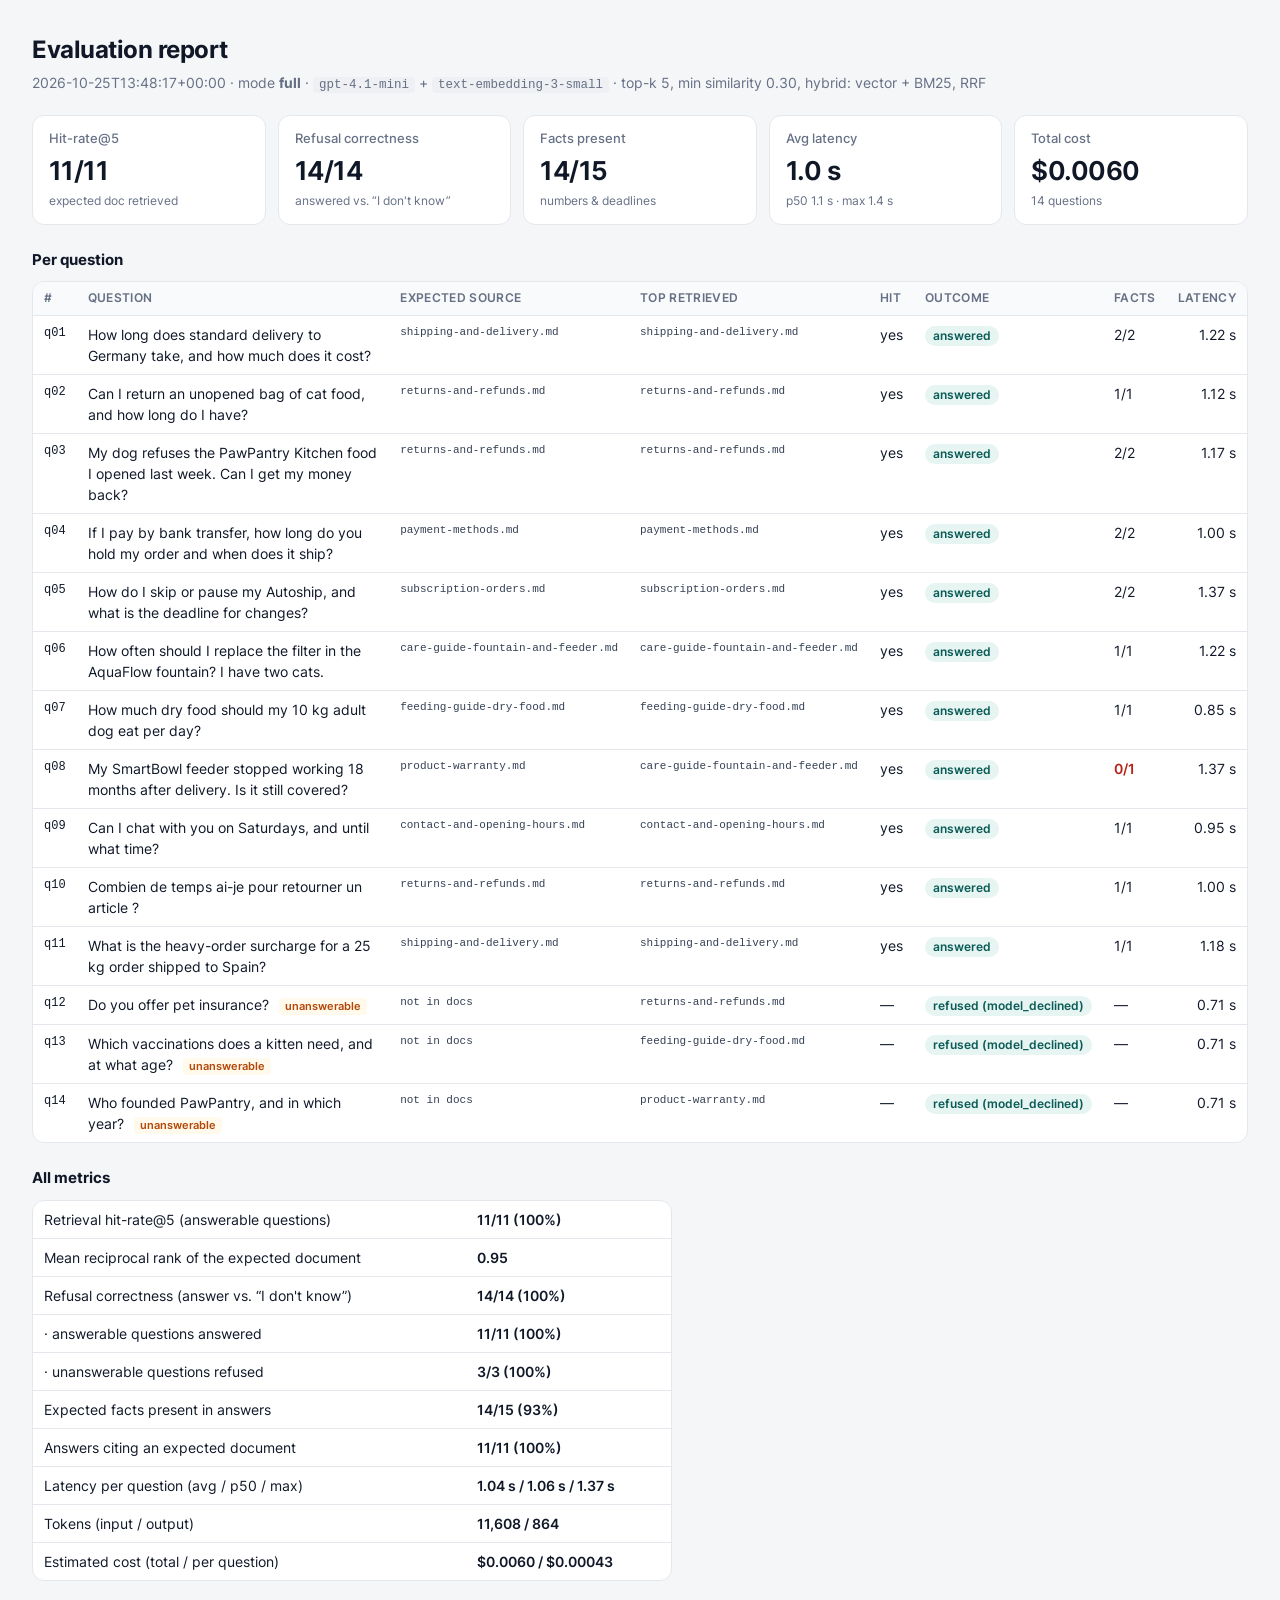
<file: eval/report.html>
<!doctype html>
<html lang="en"><head><meta charset="utf-8">
<title>Docs Assistant — evaluation report</title>
<meta name="viewport" content="width=device-width, initial-scale=1">
<style>@font-face{font-family:Inter;font-weight:100 900;font-display:swap;src:url([data-uri]) format('woff2');}
:root {
  --bg: #f5f6f8; --surface: #fff; --border: #e4e7ec; --text: #101828; --text-2: #344054;
  --muted: #667085; --accent: #0f766e; --accent-soft: #e6f4f2;
}
* { box-sizing: border-box; }
body {
  margin: 0; background: var(--bg); color: var(--text);
  font: 14px/1.5 Inter, -apple-system, "Segoe UI", Roboto, Arial, sans-serif;
  -webkit-font-smoothing: antialiased;
}
.wrap { max-width: 1400px; margin: 0 auto; padding: 32px 32px 40px; }
h1 { font-size: 24px; letter-spacing: -0.02em; margin: 0 0 4px; }
h2 { font-size: 15px; margin: 24px 0 10px; }
.sub { color: var(--muted); margin: 0; }
.sub code { background: #eef0f3; padding: 1px 6px; border-radius: 4px; font-size: 12.5px; }
.tiles { display: grid; grid-template-columns: repeat(auto-fit, minmax(160px, 1fr)); gap: 12px;
  margin-top: 20px; }
.tile { background: var(--surface); border: 1px solid var(--border); border-radius: 12px;
  padding: 14px 16px; }
.t-label { color: var(--muted); font-size: 12.5px; font-weight: 500; }
.t-value { font-size: 26px; font-weight: 650; letter-spacing: -0.02em; margin: 2px 0; }
.t-sub { color: var(--muted); font-size: 12px; }
table { width: 100%; border-collapse: separate; border-spacing: 0; background: var(--surface);
  border: 1px solid var(--border); border-radius: 12px; overflow: hidden; }
th, td { text-align: left; padding: 8px 11px; border-bottom: 1px solid var(--border);
  vertical-align: top; }
th { background: #f9fafb; color: var(--muted); font-weight: 600; font-size: 11.5px;
  text-transform: uppercase; letter-spacing: 0.03em; }
tr:last-child td { border-bottom: 0; }
.mono { font-family: ui-monospace, SFMono-Regular, Menlo, monospace; font-size: 12px; }
.small { font-size: 11px; color: var(--text-2); }
.num { white-space: nowrap; text-align: right; }
.badge { display: inline-block; padding: 1px 8px; border-radius: 99px; font-size: 12px;
  font-weight: 600; white-space: nowrap; }
.badge.ok { background: var(--accent-soft); color: #0b5c56; }
.badge.bad { background: #fef3f2; color: #b42318; }
.pill { display: inline-block; margin-left: 6px; padding: 0 6px; border-radius: 4px;
  background: #fffaeb; color: #b54708; font-size: 11px; font-weight: 600; }
.questions td.mono { white-space: nowrap; }
.questions td.miss { color: #b42318; font-weight: 600; }
table.summary { width: auto; min-width: 640px; }
.summary td:last-child { font-weight: 600; white-space: nowrap; }
</style></head><body><div class="wrap">
<h1>Evaluation report</h1>
<p class="sub">2026-10-25T13:48:17+00:00 · mode <b>full</b> · <code>gpt-4.1-mini</code> + <code>text-embedding-3-small</code> · top-k 5, min similarity 0.30, hybrid: vector + BM25, RRF</p>
<div class="tiles"><div class="tile"><div class="t-label">Hit-rate@5</div><div class="t-value">11/11</div><div class="t-sub">expected doc retrieved</div></div><div class="tile"><div class="t-label">Refusal correctness</div><div class="t-value">14/14</div><div class="t-sub">answered vs. “I don&#x27;t know”</div></div><div class="tile"><div class="t-label">Facts present</div><div class="t-value">14/15</div><div class="t-sub">numbers &amp; deadlines</div></div><div class="tile"><div class="t-label">Avg latency</div><div class="t-value">1.0 s</div><div class="t-sub">p50 1.1 s · max 1.4 s</div></div><div class="tile"><div class="t-label">Total cost</div><div class="t-value">$0.0060</div><div class="t-sub">14 questions</div></div></div>
<h2>Per question</h2><table class="questions"><thead><tr><th>#</th><th>Question</th>
<th>Expected source</th><th>Top retrieved</th><th>Hit</th><th>Outcome</th><th>Facts</th>
<th class="num">Latency</th></tr></thead>
<tbody><tr><td class='mono'>q01</td><td>How long does standard delivery to Germany take, and how much does it cost?</td><td class='mono small'>shipping-and-delivery.md</td><td class='mono small'>shipping-and-delivery.md</td><td>yes</td><td><span class='badge ok'>answered</span></td><td class=''>2/2</td><td class='num'>1.22 s</td></tr><tr><td class='mono'>q02</td><td>Can I return an unopened bag of cat food, and how long do I have?</td><td class='mono small'>returns-and-refunds.md</td><td class='mono small'>returns-and-refunds.md</td><td>yes</td><td><span class='badge ok'>answered</span></td><td class=''>1/1</td><td class='num'>1.12 s</td></tr><tr><td class='mono'>q03</td><td>My dog refuses the PawPantry Kitchen food I opened last week. Can I get my money back?</td><td class='mono small'>returns-and-refunds.md</td><td class='mono small'>returns-and-refunds.md</td><td>yes</td><td><span class='badge ok'>answered</span></td><td class=''>2/2</td><td class='num'>1.17 s</td></tr><tr><td class='mono'>q04</td><td>If I pay by bank transfer, how long do you hold my order and when does it ship?</td><td class='mono small'>payment-methods.md</td><td class='mono small'>payment-methods.md</td><td>yes</td><td><span class='badge ok'>answered</span></td><td class=''>2/2</td><td class='num'>1.00 s</td></tr><tr><td class='mono'>q05</td><td>How do I skip or pause my Autoship, and what is the deadline for changes?</td><td class='mono small'>subscription-orders.md</td><td class='mono small'>subscription-orders.md</td><td>yes</td><td><span class='badge ok'>answered</span></td><td class=''>2/2</td><td class='num'>1.37 s</td></tr><tr><td class='mono'>q06</td><td>How often should I replace the filter in the AquaFlow fountain? I have two cats.</td><td class='mono small'>care-guide-fountain-and-feeder.md</td><td class='mono small'>care-guide-fountain-and-feeder.md</td><td>yes</td><td><span class='badge ok'>answered</span></td><td class=''>1/1</td><td class='num'>1.22 s</td></tr><tr><td class='mono'>q07</td><td>How much dry food should my 10 kg adult dog eat per day?</td><td class='mono small'>feeding-guide-dry-food.md</td><td class='mono small'>feeding-guide-dry-food.md</td><td>yes</td><td><span class='badge ok'>answered</span></td><td class=''>1/1</td><td class='num'>0.85 s</td></tr><tr><td class='mono'>q08</td><td>My SmartBowl feeder stopped working 18 months after delivery. Is it still covered?</td><td class='mono small'>product-warranty.md</td><td class='mono small'>care-guide-fountain-and-feeder.md</td><td>yes</td><td><span class='badge ok'>answered</span></td><td class='miss'>0/1</td><td class='num'>1.37 s</td></tr><tr><td class='mono'>q09</td><td>Can I chat with you on Saturdays, and until what time?</td><td class='mono small'>contact-and-opening-hours.md</td><td class='mono small'>contact-and-opening-hours.md</td><td>yes</td><td><span class='badge ok'>answered</span></td><td class=''>1/1</td><td class='num'>0.95 s</td></tr><tr><td class='mono'>q10</td><td>Combien de temps ai-je pour retourner un article ?</td><td class='mono small'>returns-and-refunds.md</td><td class='mono small'>returns-and-refunds.md</td><td>yes</td><td><span class='badge ok'>answered</span></td><td class=''>1/1</td><td class='num'>1.00 s</td></tr><tr><td class='mono'>q11</td><td>What is the heavy-order surcharge for a 25 kg order shipped to Spain?</td><td class='mono small'>shipping-and-delivery.md</td><td class='mono small'>shipping-and-delivery.md</td><td>yes</td><td><span class='badge ok'>answered</span></td><td class=''>1/1</td><td class='num'>1.18 s</td></tr><tr><td class='mono'>q12</td><td>Do you offer pet insurance? <span class="pill">unanswerable</span></td><td class='mono small'>not in docs</td><td class='mono small'>returns-and-refunds.md</td><td>—</td><td><span class='badge ok'>refused (model_declined)</span></td><td class=''>—</td><td class='num'>0.71 s</td></tr><tr><td class='mono'>q13</td><td>Which vaccinations does a kitten need, and at what age? <span class="pill">unanswerable</span></td><td class='mono small'>not in docs</td><td class='mono small'>feeding-guide-dry-food.md</td><td>—</td><td><span class='badge ok'>refused (model_declined)</span></td><td class=''>—</td><td class='num'>0.71 s</td></tr><tr><td class='mono'>q14</td><td>Who founded PawPantry, and in which year? <span class="pill">unanswerable</span></td><td class='mono small'>not in docs</td><td class='mono small'>product-warranty.md</td><td>—</td><td><span class='badge ok'>refused (model_declined)</span></td><td class=''>—</td><td class='num'>0.71 s</td></tr></tbody></table>
<h2>All metrics</h2><table class="summary"><tbody><tr><td>Retrieval hit-rate@5 (answerable questions)</td><td>11/11 (100%)</td></tr><tr><td>Mean reciprocal rank of the expected document</td><td>0.95</td></tr><tr><td>Refusal correctness (answer vs. “I don&#x27;t know”)</td><td>14/14 (100%)</td></tr><tr><td>· answerable questions answered</td><td>11/11 (100%)</td></tr><tr><td>· unanswerable questions refused</td><td>3/3 (100%)</td></tr><tr><td>Expected facts present in answers</td><td>14/15 (93%)</td></tr><tr><td>Answers citing an expected document</td><td>11/11 (100%)</td></tr><tr><td>Latency per question (avg / p50 / max)</td><td>1.04 s / 1.06 s / 1.37 s</td></tr><tr><td>Tokens (input / output)</td><td>11,608 / 864</td></tr><tr><td>Estimated cost (total / per question)</td><td>$0.0060 / $0.00043</td></tr></tbody></table>
</div></body></html>
</file>
